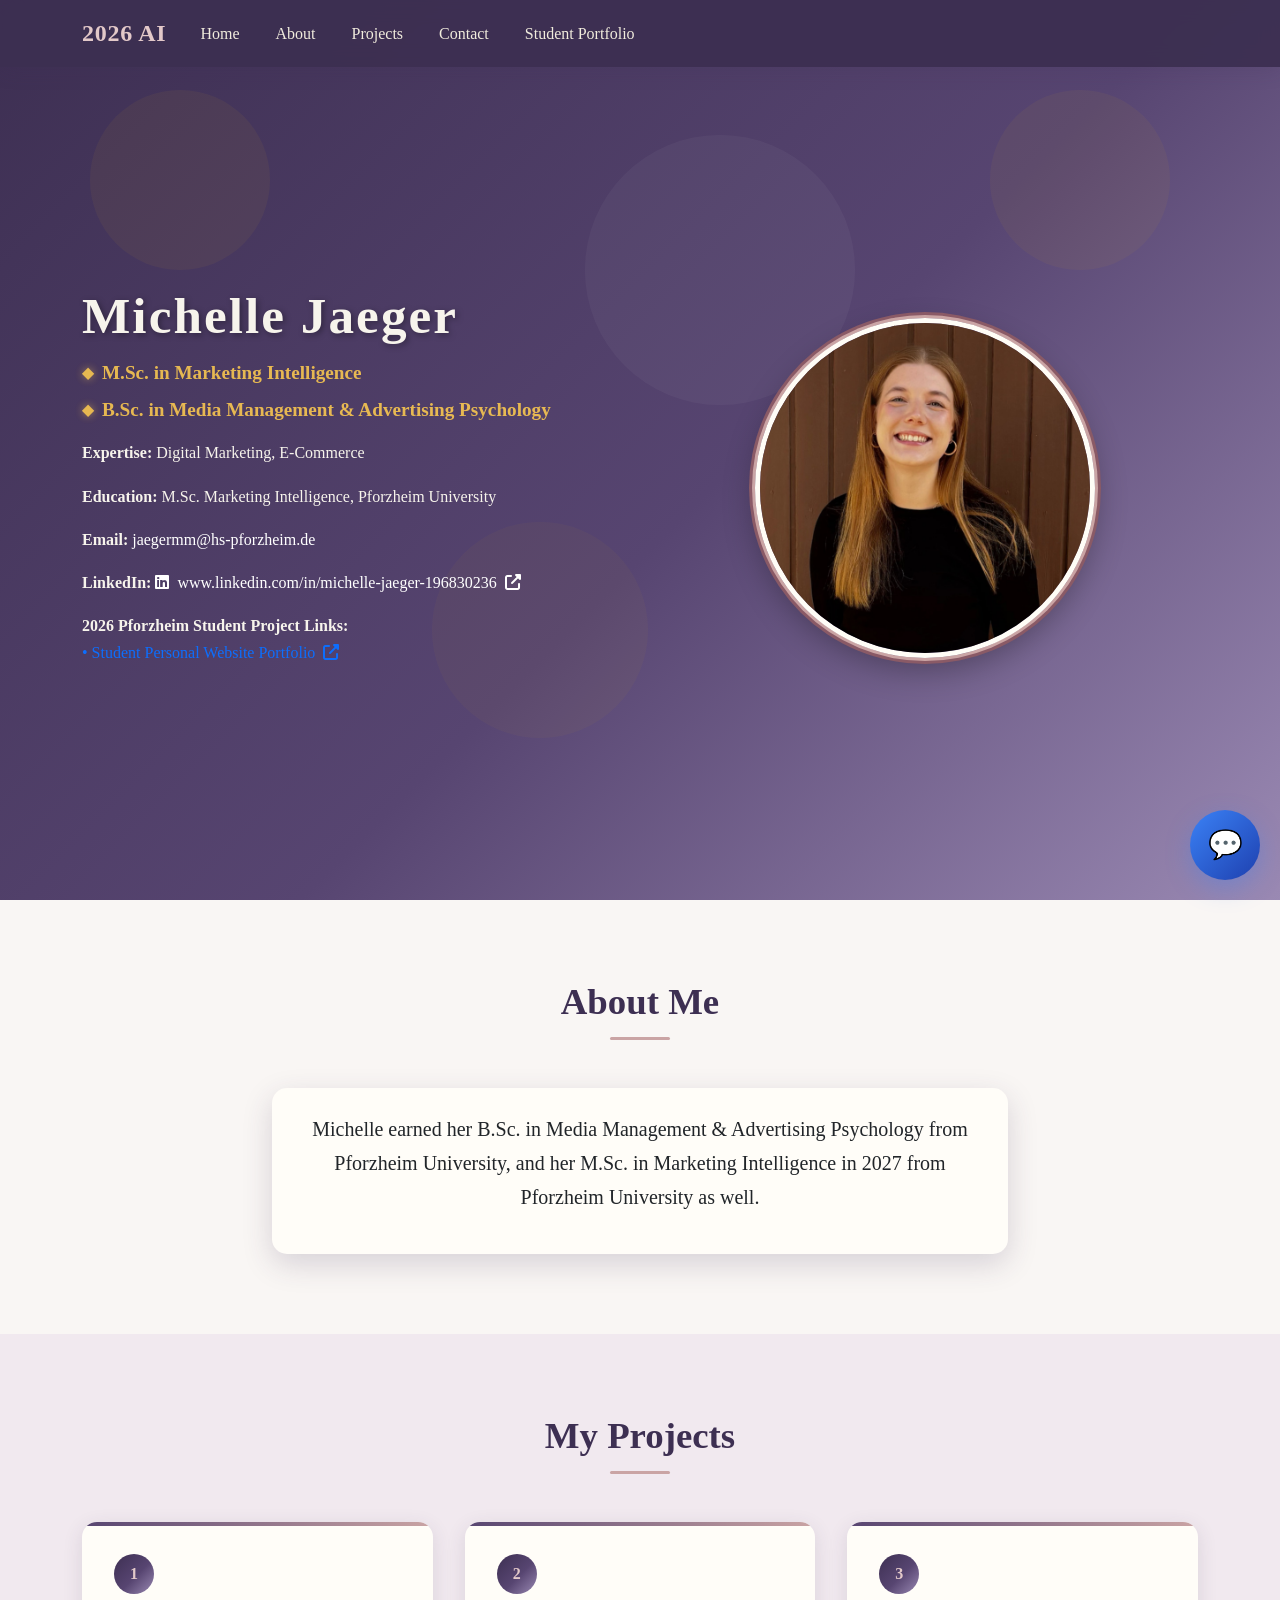
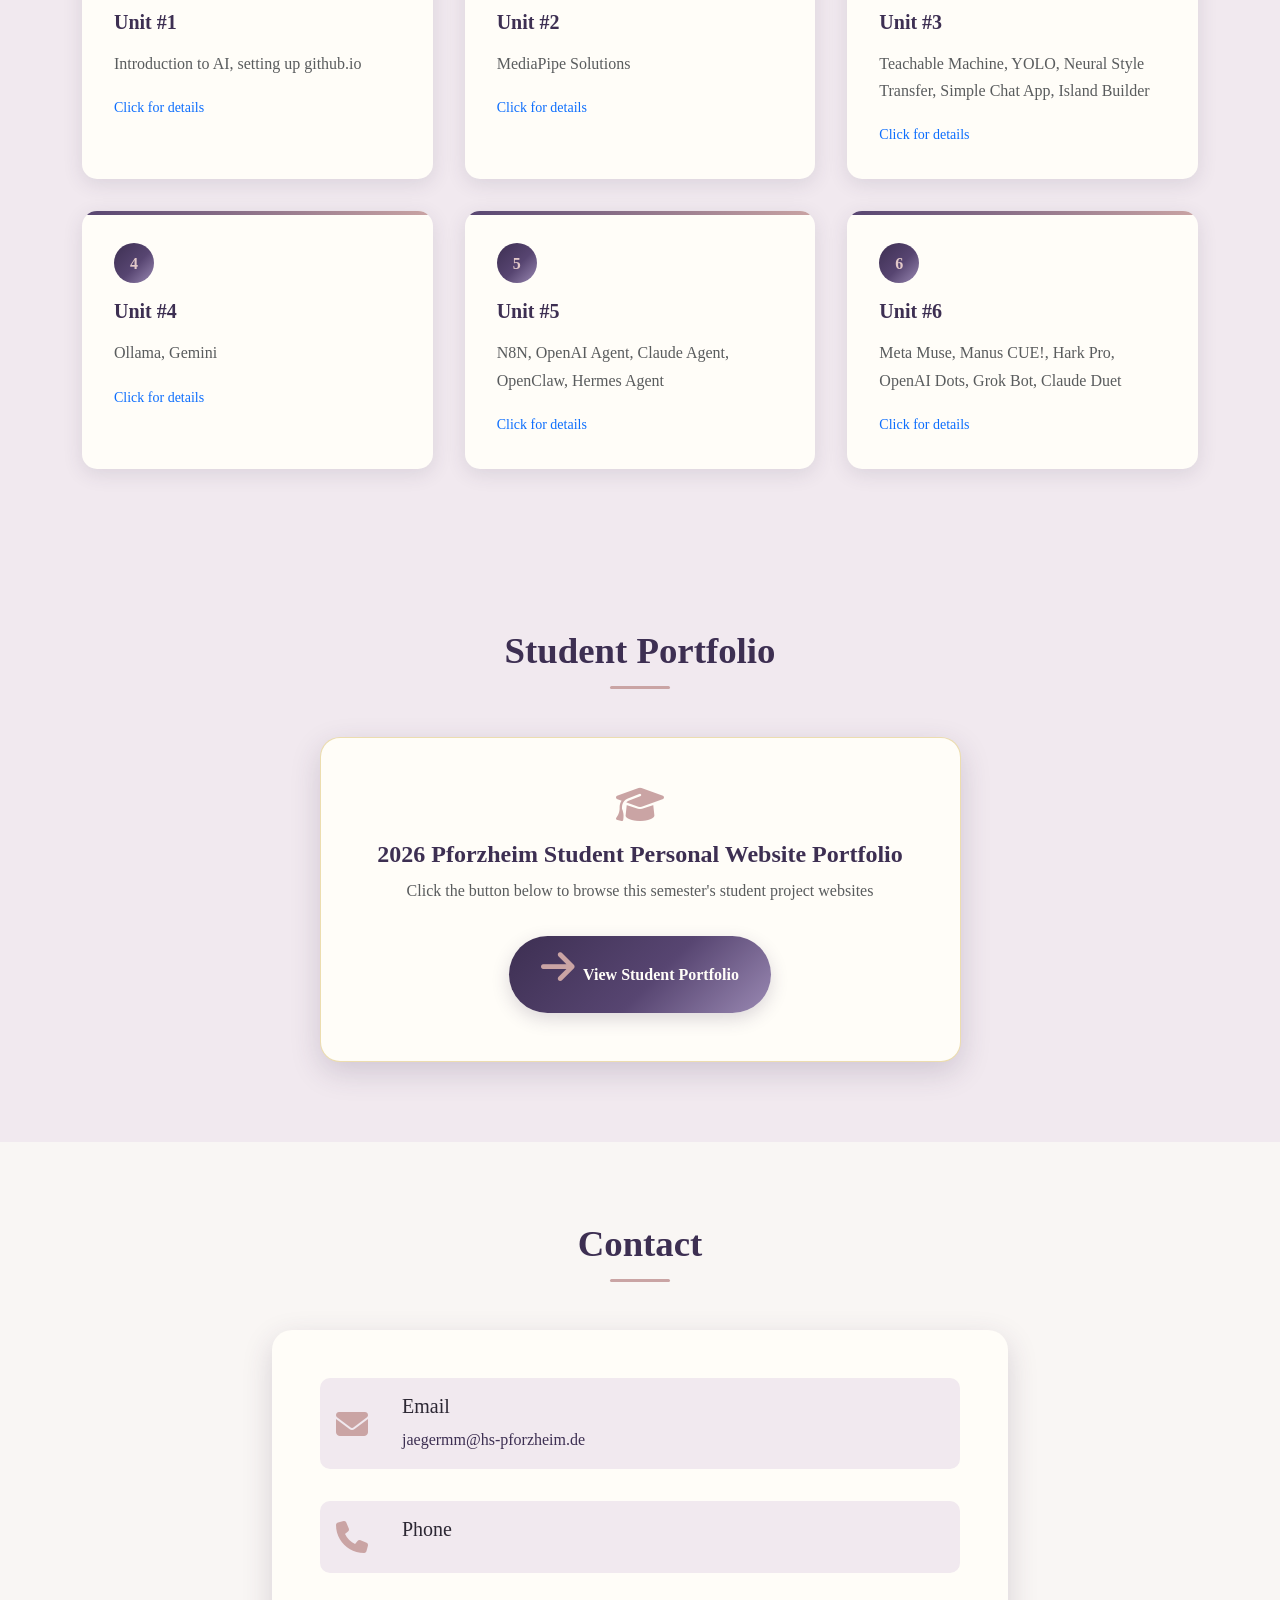
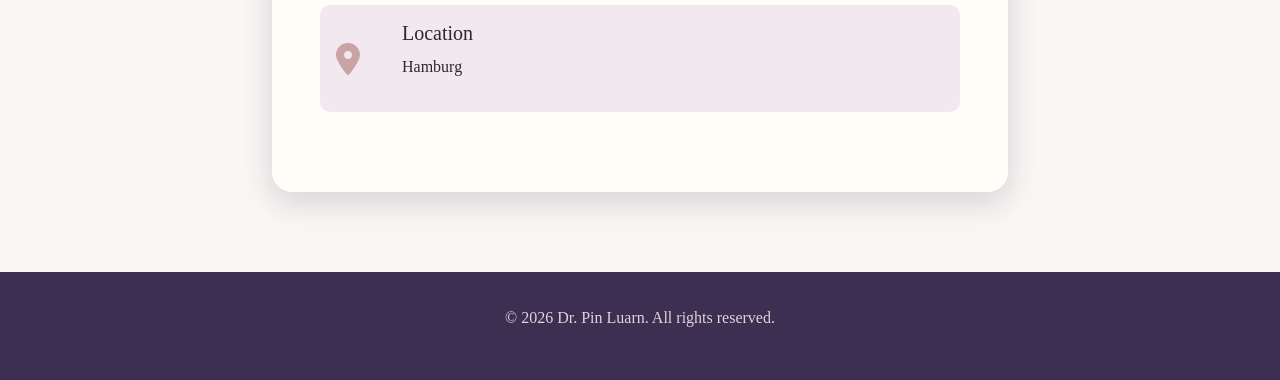
<file: index.html>
<!DOCTYPE html>
<html lang="en">
<head>
    <meta charset="UTF-8">
    <meta name="viewport" content="width=device-width, initial-scale=1.0">
    <title>Prof. Pin Luarn | 2026 AI Personal Site</title>
    <link href="https://cdnjs.cloudflare.com/ajax/libs/bootstrap/5.3.0/css/bootstrap.min.css" rel="stylesheet">
    <link href="https://cdnjs.cloudflare.com/ajax/libs/font-awesome/6.4.0/css/all.min.css" rel="stylesheet">
    <link rel="stylesheet" href="style.css">
    <link rel="icon" type="image/x-icon" href="favicon.ico">
    <!-- chatbot temporarily disabled; uncomment to enable and confirm the filename is chatbot.js -->
    <script src="chatbot.js"></script>
</head>
<body>
    <!-- Navigation -->
    <nav class="navbar navbar-expand-lg fixed-top">
        <div class="container">
            <a class="navbar-brand" href="#home">2026 AI</a>

            <button class="navbar-toggler" type="button" data-bs-toggle="collapse" data-bs-target="#navbarNav">
                <span class="navbar-toggler-icon"></span>
            </button>

            <div class="collapse navbar-collapse" id="navbarNav">
                <ul class="navbar-nav me-auto">
                    <li class="nav-item">
                        <a class="nav-link" href="#home">Home</a>
                    </li>
                    <li class="nav-item">
                        <a class="nav-link" href="#about">About</a>
                    </li>
                    <li class="nav-item">
                        <a class="nav-link" href="#projects">Projects</a>
                    </li>
                    <li class="nav-item">
                        <a class="nav-link" href="#contact">Contact</a>
                    </li>
                    <li class="nav-item">
                        <a class="nav-link" href="https://drluarn.github.io/student.html" target="_blank" rel="noopener">Student Portfolio</a>
                    </li>
                </ul>
            </div>
        </div>
    </nav>

    <!-- Hero Section -->
    <section id="home" class="hero">
        <div class="container">
            <div class="row align-items-center">
                <div class="col-lg-6 hero-content fade-in">
                    <h1 id="name"></h1>
                    <div class="titles-container">
                        <p class="subtitle title-line" id="title1"></p>
                        <p class="subtitle title-line" id="title2"></p>
                    </div>
                    <div class="mb-3">
                        <strong>Expertise:</strong>
                        <span id="expertise"></span>
                    </div>
                    <div class="mb-3">
                        <strong>Education:</strong>
                        <span id="education"></span>
                    </div>
                    <div class="mb-3">
                        <strong>Email:</strong>
                        <a href="" class="text-white" id="email"></a>
                    </div>
                    <div class="mb-3">
                        <strong>LinkedIn:</strong>
                        <a href="" target="_blank" class="text-white" id="linkedin">
                            <i class="fab fa-linkedin me-1"></i>
                            <span id="linkedin-text"></span>
                            <i class="fas fa-external-link-alt ms-1"></i>
                        </a>
                    </div>
                    <div class="mb-4 student-links">
                        <strong>2026 Pforzheim Student Project Links:</strong>
                        <div class="student-link-item">
                            <a href="https://drluarn.github.io/student.html" target="_blank" rel="noopener">
                                <span>• Student Personal Website Portfolio</span>
                                <i class="fas fa-external-link-alt ms-1"></i>
                            </a>
                        </div>
                    </div>
                </div>
                <div class="col-lg-6 text-center fade-in">
                    <img src="mypic.jpg" alt="profile photo" class="profile-img">
                </div>
            </div>
        </div>
    </section>

    <!-- About Section -->
    <section id="about" class="section">
        <div class="container">
            <h2 class="section-title">About Me</h2>
            <div class="row justify-content-center">
                <div class="col-lg-8">
                    <div class="card fade-in">
                        <div class="card-body p-4">
                            <p class="lead text-center" id="about-text">
                            </p>
                        </div>
                    </div>
                </div>
            </div>
        </div>
    </section>

    <!-- Projects Section -->
    <section id="projects" class="section bg-light">
        <div class="container">
            <h2 class="section-title">My Projects</h2>

            <!-- Projects are rendered dynamically by JS -->
            <div class="project-grid fade-in" id="projects-grid"></div>
        </div>
    </section>

    <!-- Student Portfolio Section -->
    <section id="portfolio" class="section bg-light">
        <div class="container">
            <h2 class="section-title">Student Portfolio</h2>
            <div class="row justify-content-center">
                <div class="col-lg-7">
                    <div class="portfolio-cta fade-in">
                        <i class="fas fa-graduation-cap"></i>
                        <h4 style="color: var(--navy-deep); font-weight: 700;">2026 Pforzheim Student Personal Website Portfolio</h4>
                        <p class="text-muted mt-2">Click the button below to browse this semester's student project websites</p>
                        <a href="https://drluarn.github.io/student.html" class="btn-elegant" target="_blank" rel="noopener">
                            <i class="fas fa-arrow-right"></i> <span>View Student Portfolio</span>
                        </a>
                    </div>
                </div>
            </div>
        </div>
    </section>

    <!-- Contact Section -->
    <section id="contact" class="section">
        <div class="container">
            <h2 class="section-title">Contact</h2>
            <div class="row justify-content-center">
                <div class="col-lg-8">
                    <div class="contact-info fade-in">
                        <div class="contact-item">
                            <i class="fas fa-envelope"></i>
                            <div>
                                <h5>Email</h5>
                                <a id="contact-email1" href=""></a>
                            </div>
                        </div>
                        <div class="contact-item">
                            <i class="fas fa-phone"></i>
                            <div>
                                <h5>Phone</h5>
                                <p id="contact-phone"></p>
                            </div>
                        </div>
                        <div class="contact-item">
                            <i class="fas fa-map-marker-alt"></i>
                            <div>
                                <h5>Location</h5>
                                <p id="contact-location"></p>
                            </div>
                        </div>
                    </div>
                </div>
            </div>
        </div>
    </section>

    <!-- Footer -->
    <footer class="footer">
        <div class="container">
            <p>&copy; 2026 Dr. Pin Luarn. All rights reserved.</p>
        </div>
    </footer>

    <!-- Bootstrap JS -->
    <script src="https://cdnjs.cloudflare.com/ajax/libs/bootstrap/5.3.0/js/bootstrap.bundle.min.js"></script>

    <script>
        const totalUnits = 6;

        // Fallback project descriptions (used if projects.txt cannot be fetched, e.g. opened via file://)
        const defaultProjects = [
            {id: 1, description: 'Introduction to AI, setting up github.io'},
            {id: 2, description: 'MediaPipe Solutions'},
            {id: 3, description: 'Teachable Machine, YOLO, Neural Style Transfer, Simple Chat App, Island Builder'},
            {id: 4, description: 'Ollama, Gemini'},
            {id: 5, description: 'N8N, OpenAI Agent, Claude Agent, OpenClaw, Hermes Agent'},
            {id: 6, description: 'Meta Muse, Manus CUE!, Hark Pro, OpenAI Dots, Grok Bot, Claude Duet'}
        ];

        let projects = defaultProjects;

        // Always read projects.txt from the instructor's own site so every student
        // fork (even hosted on a different github.io domain) shows the same, current
        // unit list rather than whatever projects.txt happens to ship in their repo.
        const PROJECTS_TXT_URL = 'https://drluarn.github.io/projects.txt';

        async function loadProjectsTxt() {
            try {
                const res = await fetch(PROJECTS_TXT_URL, { cache: 'no-store' });
                if (!res.ok) throw new Error('projects.txt not found');
                const text = await res.text();
                const parsed = parseProfileTxt(text);
                const loaded = [];
                for (let i = 1; i <= totalUnits; i++) {
                    const description = parsed[`unit${i}`];
                    if (description) loaded.push({id: i, description});
                }
                // Only use the loaded list if every unit was found; otherwise keep defaults
                projects = (loaded.length === totalUnits) ? loaded : defaultProjects;
            } catch (err) {
                console.warn('Could not load projects.txt, using built-in defaults.', err);
                projects = defaultProjects;
            }
        }

        // Fallback profile (used if profile.txt cannot be fetched, e.g. opened via file://)
        const defaultProfile = {
            name: 'Prof. Pin Luarn',
            title1: 'Top 2% Scientist Worldwide (2020-2026)',
            title2: '2024 National Teaching Award Laureate',
            expertise: 'Internet Marketing, AI Applications, Agentic AI',
            education: 'Ph.D. in Industrial Engineering, University of Wisconsin-Madison, USA',
            email: 'luarn@mail.ntust.edu.tw',
            linkedin: 'https://pse.is/8nn88y',
            about1: 'Prof. Luarn earned his B.S. in Industrial Engineering from Tunghai University,',
            about2: 'and his M.S. and Ph.D. in Industrial Engineering from the University of Wisconsin-Madison.',
            about3: "Named among the world's top 2% scientists by Stanford University & Elsevier for seven consecutive years (2020-2026).",
            about4: 'Recipient of the 2024 Presidential National Teaching Award, Taiwan',
            phone: '+886-2-2737-6754',
            location: 'T2-409, National Taiwan University of Science and Technology, No. 43, Sec. 4, Keelung Rd., Taipei, Taiwan'
        };

        let profileData = defaultProfile;

        // Parse a simple "key=value" text file, ignoring blank lines and comments
        function parseProfileTxt(text) {
            const data = {};
            text.split(/\r?\n/).forEach(line => {
                const trimmed = line.trim();
                if (!trimmed || trimmed.startsWith('#')) return;
                const idx = trimmed.indexOf('=');
                if (idx === -1) return;
                const key = trimmed.slice(0, idx).trim();
                const value = trimmed.slice(idx + 1).trim();
                data[key] = value;
            });
            return data;
        }

        async function loadProfileTxt() {
            try {
                const res = await fetch('profile.txt', { cache: 'no-store' });
                if (!res.ok) throw new Error('profile.txt not found');
                const text = await res.text();
                const parsed = parseProfileTxt(text);
                // Merge over defaults so missing keys still fall back gracefully
                profileData = Object.assign({}, defaultProfile, parsed);
            } catch (err) {
                console.warn('Could not load profile.txt, using built-in defaults.', err);
                profileData = defaultProfile;
            }
        }

        // Initialize page
        document.addEventListener('DOMContentLoaded', async function() {
            await Promise.all([loadProfileTxt(), loadProjectsTxt()]);
            applyProfileData();
            renderProjects();
            initScrollAnimations();
            initSmoothScrolling();
        });

        // Fill in profile fields (name, titles, about text, contact info)
        function applyProfileData() {
            const p = profileData;
            document.getElementById('name').textContent = p.name;
            document.getElementById('title1').textContent = p.title1;
            document.getElementById('title2').textContent = p.title2;
            document.getElementById('expertise').textContent = p.expertise;
            document.getElementById('education').textContent = p.education;

            document.getElementById('email').textContent = p.email;
            document.getElementById('email').href = `mailto:${p.email}`;
            document.getElementById('linkedin').href = p.linkedin;
            document.getElementById('linkedin-text').textContent = p.linkedin;

            const aboutParts = [p.about1, p.about2, p.about3, p.about4]
                .filter(text => text && text.trim());
            document.getElementById('about-text').innerHTML = aboutParts.join(' ');

            document.getElementById('contact-email1').textContent = p.email;
            document.getElementById('contact-email1').href = `mailto:${p.email}`;
            document.getElementById('contact-phone').textContent = p.phone;
            document.getElementById('contact-location').textContent = p.location;
        }

        // Render the project grid
        function renderProjects() {
            const grid = document.getElementById('projects-grid');

            grid.innerHTML = projects.map(project => {
                return `
                    <div class="project-card" onclick="openProject(${project.id})">
                        <div class="project-number">${project.id}</div>
                        <h5>Unit #${project.id}</h5>
                        <p class="text-muted">${project.description}</p>
                        <small class="text-primary">Click for details</small>
                    </div>
                `;
            }).join('');
        }

        // Open project details
        function openProject(id) {
            window.open(`unit.html?unit=${id}`, '_blank');
        }

        // Scroll-triggered fade-in animations
        function initScrollAnimations() {
            const observerOptions = {
                threshold: 0.1,
                rootMargin: '0px 0px -50px 0px'
            };

            const observer = new IntersectionObserver((entries) => {
                entries.forEach(entry => {
                    if (entry.isIntersecting) {
                        entry.target.classList.add('visible');
                    }
                });
            }, observerOptions);

            document.querySelectorAll('.fade-in').forEach(el => {
                observer.observe(el);
            });
        }

        // Smooth scrolling for in-page navigation links
        function initSmoothScrolling() {
            document.querySelectorAll('a[href^="#"]').forEach(anchor => {
                anchor.addEventListener('click', function (e) {
                    e.preventDefault();
                    const target = document.querySelector(this.getAttribute('href'));
                    if (target) {
                        const headerOffset = 70;
                        const elementPosition = target.getBoundingClientRect().top;
                        const offsetPosition = elementPosition + window.pageYOffset - headerOffset;

                        window.scrollTo({
                            top: offsetPosition,
                            behavior: 'smooth'
                        });
                    }
                });
            });
        }

        // Navbar background on scroll
        window.addEventListener('scroll', function() {
            const navbar = document.querySelector('.navbar');
            if (window.scrollY > 50) {
                navbar.style.background = 'rgba(255,255,255,0.98)';
            } else {
                navbar.style.background = 'rgba(255,255,255,0.95)';
            }
        });
    </script>
</body>
</html>
</file>
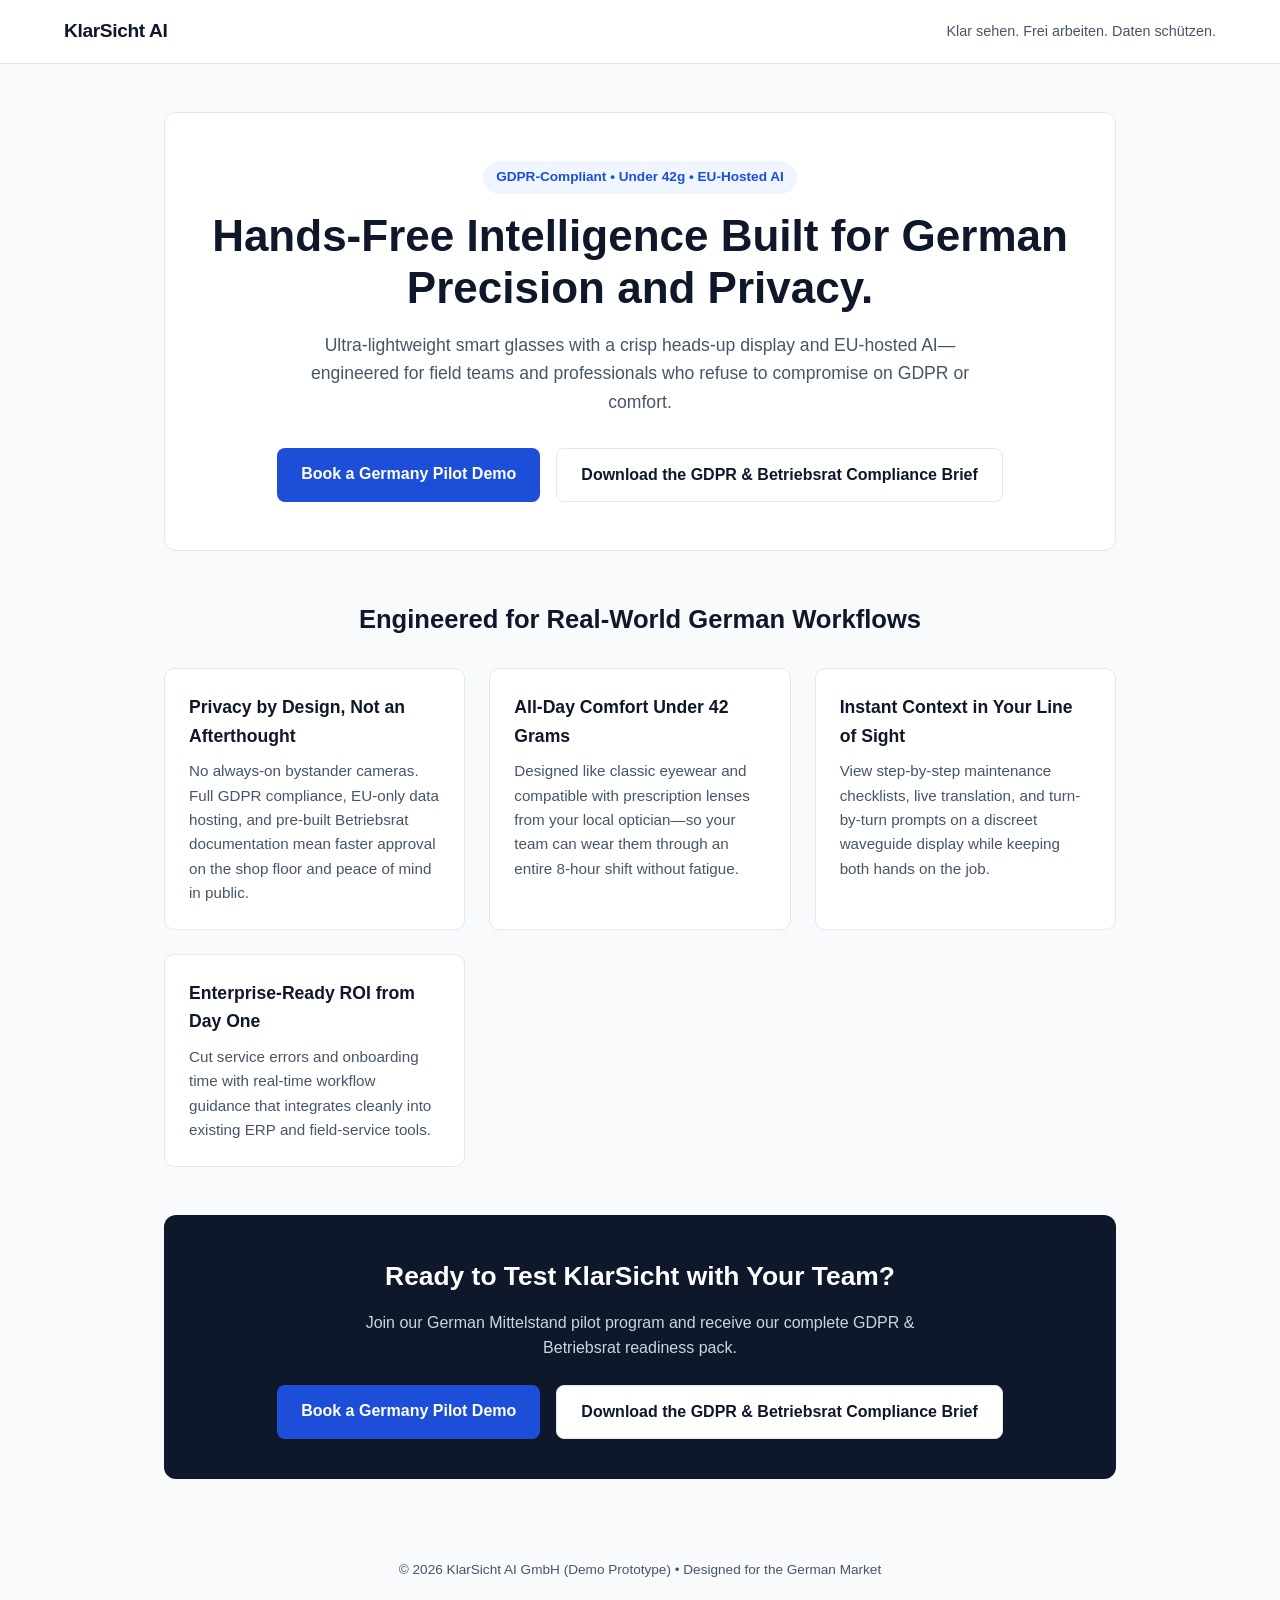
<file: smart-glasses-de/04-prototype/index.html>
<!DOCTYPE html>
<html lang="en">
<head>
  <meta charset="UTF-8" />
  <meta name="viewport" content="width=device-width, initial-scale=1.0" />
  <title>KlarSicht Smart Glasses — German Precision &amp; Privacy</title>
  <style>
    :root {
      --bg: #f8fafc;
      --surface: #ffffff;
      --text: #0f172a;
      --muted: #475569;
      --primary: #1d4ed8;
      --primary-dark: #1e40af;
      --border: #e2e8f0;
    }
    * { box-sizing: border-box; margin: 0; padding: 0; }
    body {
      font-family: -apple-system, BlinkMacSystemFont, "Segoe UI", Roboto, sans-serif;
      background: var(--bg);
      color: var(--text);
      line-height: 1.6;
    }
    header {
      background: var(--surface);
      border-bottom: 1px solid var(--border);
      padding: 1rem 5%;
      display: flex;
      justify-content: space-between;
      align-items: center;
      flex-wrap: wrap;
      gap: 0.75rem;
    }
    .brand { font-weight: 700; font-size: 1.2rem; letter-spacing: -0.02em; }
    .tagline { font-size: 0.9rem; color: var(--muted); }
    main { max-width: 1080px; margin: 0 auto; padding: 3rem 5%; }
    .hero {
      text-align: center;
      padding: 3rem 1.5rem;
      background: var(--surface);
      border: 1px solid var(--border);
      border-radius: 12px;
      margin-bottom: 3rem;
    }
    .slogan-pill {
      display: inline-block;
      background: #eff6ff;
      color: var(--primary);
      font-weight: 600;
      font-size: 0.85rem;
      padding: 0.35rem 0.85rem;
      border-radius: 999px;
      margin-bottom: 1rem;
    }
    .hero h1 {
      font-size: clamp(1.85rem, 4vw, 2.75rem);
      line-height: 1.2;
      margin-bottom: 1rem;
    }
    .hero p {
      max-width: 680px;
      margin: 0 auto 2rem;
      color: var(--muted);
      font-size: 1.1rem;
    }
    .cta-group {
      display: flex;
      justify-content: center;
      gap: 1rem;
      flex-wrap: wrap;
    }
    .btn-primary {
      background: var(--primary);
      color: #ffffff;
      text-decoration: none;
      padding: 0.85rem 1.5rem;
      border-radius: 8px;
      font-weight: 600;
    }
    .btn-primary:hover { background: var(--primary-dark); }
    .btn-secondary {
      background: var(--surface);
      color: var(--text);
      border: 1px solid var(--border);
      text-decoration: none;
      padding: 0.85rem 1.5rem;
      border-radius: 8px;
      font-weight: 600;
    }
    .features-title {
      text-align: center;
      font-size: 1.6rem;
      margin-bottom: 1.75rem;
    }
    .grid {
      display: grid;
      grid-template-columns: repeat(auto-fit, minmax(240px, 1fr));
      gap: 1.5rem;
      margin-bottom: 3rem;
    }
    .card {
      background: var(--surface);
      border: 1px solid var(--border);
      border-radius: 10px;
      padding: 1.5rem;
    }
    .card h3 { font-size: 1.1rem; margin-bottom: 0.6rem; }
    .card p { color: var(--muted); font-size: 0.95rem; }
    .cta-banner {
      background: #0f172a;
      color: #ffffff;
      border-radius: 12px;
      padding: 2.5rem 1.5rem;
      text-align: center;
    }
    .cta-banner h2 { font-size: 1.65rem; margin-bottom: 0.75rem; }
    .cta-banner p { color: #cbd5e1; max-width: 600px; margin: 0 auto 1.5rem; }
    footer {
      text-align: center;
      padding: 2rem 5%;
      color: var(--muted);
      font-size: 0.85rem;
    }
  </style>
</head>
<body>
  <header>
    <div class="brand">KlarSicht AI</div>
    <div class="tagline">Klar sehen. Frei arbeiten. Daten schützen.</div>
  </header>

  <main>
    <section class="hero" aria-labelledby="hero-heading">
      <span class="slogan-pill">GDPR-Compliant • Under 42g • EU-Hosted AI</span>
      <h1 id="hero-heading">Hands-Free Intelligence Built for German Precision and Privacy.</h1>
      <p>Ultra-lightweight smart glasses with a crisp heads-up display and EU-hosted AI—engineered for field teams and professionals who refuse to compromise on GDPR or comfort.</p>
      <div class="cta-group">
        <a href="#pilot-signup" class="btn-primary">Book a Germany Pilot Demo</a>
        <a href="#compliance" class="btn-secondary">Download the GDPR &amp; Betriebsrat Compliance Brief</a>
      </div>
    </section>

    <section aria-labelledby="features-heading">
      <h2 id="features-heading" class="features-title">Engineered for Real-World German Workflows</h2>
      <div class="grid">
        <article class="card">
          <h3>Privacy by Design, Not an Afterthought</h3>
          <p>No always-on bystander cameras. Full GDPR compliance, EU-only data hosting, and pre-built Betriebsrat documentation mean faster approval on the shop floor and peace of mind in public.</p>
        </article>
        <article class="card">
          <h3>All-Day Comfort Under 42 Grams</h3>
          <p>Designed like classic eyewear and compatible with prescription lenses from your local optician—so your team can wear them through an entire 8-hour shift without fatigue.</p>
        </article>
        <article class="card">
          <h3>Instant Context in Your Line of Sight</h3>
          <p>View step-by-step maintenance checklists, live translation, and turn-by-turn prompts on a discreet waveguide display while keeping both hands on the job.</p>
        </article>
        <article class="card">
          <h3>Enterprise-Ready ROI from Day One</h3>
          <p>Cut service errors and onboarding time with real-time workflow guidance that integrates cleanly into existing ERP and field-service tools.</p>
        </article>
      </div>
    </section>

    <section id="pilot-signup" class="cta-banner" aria-labelledby="cta-heading">
      <h2 id="cta-heading">Ready to Test KlarSicht with Your Team?</h2>
      <p>Join our German Mittelstand pilot program and receive our complete GDPR &amp; Betriebsrat readiness pack.</p>
      <div class="cta-group" id="compliance">
        <a href="mailto:pilot@klarsicht-ai.example.de?subject=Germany%20Pilot%20Demo" class="btn-primary">Book a Germany Pilot Demo</a>
        <a href="mailto:compliance@klarsicht-ai.example.de?subject=GDPR%20Compliance%20Brief" class="btn-secondary">Download the GDPR &amp; Betriebsrat Compliance Brief</a>
      </div>
    </section>
  </main>

  <footer>
    &copy; 2026 KlarSicht AI GmbH (Demo Prototype) &bull; Designed for the German Market
  </footer>
</body>
</html>
</file>
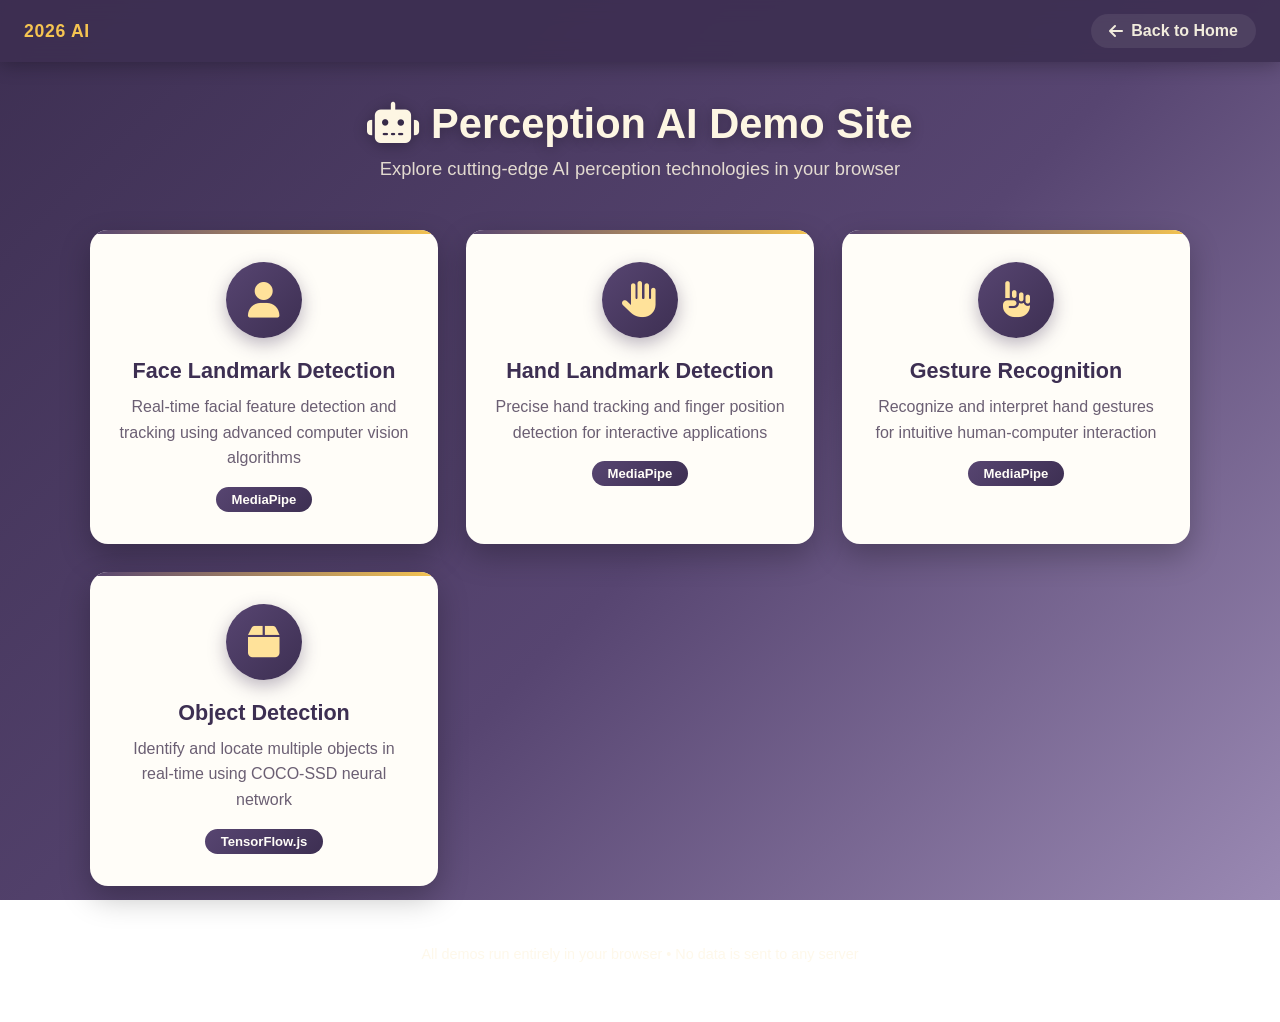
<file: perception_demo.html>
<!DOCTYPE html>
<html lang="en">
<head>
    <meta charset="UTF-8">
    <meta name="viewport" content="width=device-width, initial-scale=1.0">
    <title>Perception AI Demo Site</title>
    <link href="https://cdnjs.cloudflare.com/ajax/libs/font-awesome/6.4.0/css/all.min.css" rel="stylesheet">
    <link rel="icon" type="image/x-icon" href="favicon.ico">
    <style>
        :root {
            --navy-deep:  #3d2f52;
            --navy-mid:   #574571;
            --navy-soft:  #9a89b3;
            --gold:       #f5c451;
            --gold-light: #ffe29a;
            --cream:      #fdf6e3;
        }
        * {
            margin: 0;
            padding: 0;
            box-sizing: border-box;
        }

        body {
            font-family: 'Segoe UI', Tahoma, Geneva, Verdana, sans-serif;
            background: linear-gradient(135deg, var(--navy-deep) 0%, var(--navy-mid) 55%, var(--navy-soft) 100%);
            background-attachment: fixed;
            min-height: 100vh;
            display: flex;
            flex-direction: column;
            align-items: center;
            padding: 100px 20px 60px;
        }

        .topbar {
            position: fixed; top: 0; left: 0; right: 0; z-index: 100;
            display: flex; align-items: center; justify-content: space-between;
            padding: 14px 24px;
            background: rgba(61,47,82,0.92);
            backdrop-filter: blur(10px);
            box-shadow: 0 2px 20px rgba(0,0,0,0.3);
        }
        .topbar .brand { color: var(--gold); font-weight: 700; letter-spacing: 0.04em; font-size: 1.1rem; text-decoration: none; }
        .topbar .back-link {
            color: #f1ecdd; text-decoration: none; font-weight: 600;
            display: inline-flex; align-items: center; gap: 8px;
            background: rgba(255,255,255,0.08); padding: 8px 18px; border-radius: 30px;
            transition: all 0.25s ease;
        }
        .topbar .back-link:hover { background: var(--gold); color: var(--navy-deep); }

        .header {
            text-align: center;
            margin-bottom: 50px;
        }

        .header h1 {
            color: var(--cream);
            font-size: 2.6em;
            font-weight: 700;
            margin-bottom: 10px;
            text-shadow: 0 2px 14px rgba(0,0,0,0.3);
        }

        .header p {
            color: rgba(253,246,227,0.85);
            font-size: 1.15em;
            font-weight: 400;
        }

        .demo-grid {
            display: grid;
            grid-template-columns: repeat(auto-fit, minmax(280px, 1fr));
            gap: 28px;
            max-width: 1100px;
            width: 100%;
        }

        .demo-card {
            background: #fffdf8;
            border-radius: 18px;
            padding: 32px 28px;
            box-shadow: 0 12px 30px rgba(0,0,0,0.25);
            transition: all 0.3s ease;
            cursor: pointer;
            text-decoration: none;
            color: inherit;
            display: flex;
            flex-direction: column;
            align-items: center;
            position: relative;
            overflow: hidden;
        }

        .demo-card::before {
            content: '';
            position: absolute;
            top: 0; left: 0; right: 0;
            height: 4px;
            background: linear-gradient(90deg, var(--navy-mid), var(--gold));
        }

        .demo-card:hover {
            transform: translateY(-10px);
            box-shadow: 0 18px 40px rgba(0,0,0,0.3);
        }

        .icon-container {
            width: 76px;
            height: 76px;
            background: linear-gradient(135deg, var(--navy-mid) 0%, var(--navy-deep) 100%);
            border-radius: 50%;
            display: flex;
            align-items: center;
            justify-content: center;
            margin-bottom: 20px;
            transition: all 0.3s ease;
            box-shadow: 0 6px 18px rgba(61,47,82,0.35);
        }

        .demo-card:hover .icon-container {
            transform: scale(1.1) rotate(5deg);
        }

        .icon {
            font-size: 36px;
            color: var(--gold-light);
        }

        .demo-card h2 {
            font-size: 1.35em;
            color: var(--navy-deep);
            margin-bottom: 10px;
            text-align: center;
        }

        .demo-card p {
            color: #6b5f73;
            text-align: center;
            line-height: 1.6;
        }

        .demo-tag {
            display: inline-block;
            background: linear-gradient(135deg, var(--navy-mid) 0%, var(--navy-deep) 100%);
            color: #fffdf8;
            padding: 5px 16px;
            border-radius: 20px;
            font-size: 0.82em;
            font-weight: 600;
            margin-top: 16px;
        }

        .footer {
            margin-top: 60px;
            color: rgba(253,246,227,0.75);
            text-align: center;
            font-size: 0.9em;
        }

        @media (max-width: 768px) {
            .header h1 { font-size: 2em; }
            .header p { font-size: 1em; }
            .demo-grid { grid-template-columns: 1fr; }
        }
    </style>
</head>
<body>
    <div class="topbar">
        <a class="brand" href="index.html">2026 AI</a>
        <a class="back-link" href="index.html"><i class="fas fa-arrow-left"></i> Back to Home</a>
    </div>

    <div class="header">
        <h1><i class="fas fa-robot"></i> Perception AI Demo Site</h1>
        <p>Explore cutting-edge AI perception technologies in your browser</p>
    </div>

    <div class="demo-grid">
        <a href="mp/face.html" class="demo-card">
            <div class="icon-container">
                <i class="fas fa-user icon"></i>
            </div>
            <h2>Face Landmark Detection</h2>
            <p>Real-time facial feature detection and tracking using advanced computer vision algorithms</p>
            <span class="demo-tag">MediaPipe</span>
        </a>

        <a href="mp/hand.html" class="demo-card">
            <div class="icon-container">
                <i class="fas fa-hand-paper icon"></i>
            </div>
            <h2>Hand Landmark Detection</h2>
            <p>Precise hand tracking and finger position detection for interactive applications</p>
            <span class="demo-tag">MediaPipe</span>
        </a>

        <a href="mp/gesture.html" class="demo-card">
            <div class="icon-container">
                <i class="fas fa-hand-point-up icon"></i>
            </div>
            <h2>Gesture Recognition</h2>
            <p>Recognize and interpret hand gestures for intuitive human-computer interaction</p>
            <span class="demo-tag">MediaPipe</span>
        </a>

        <a href="mp/object.html" class="demo-card">
            <div class="icon-container">
                <i class="fas fa-box icon"></i>
            </div>
            <h2>Object Detection</h2>
            <p>Identify and locate multiple objects in real-time using COCO-SSD neural network</p>
            <span class="demo-tag">TensorFlow.js</span>
        </a>
    </div>

    <div class="footer">
        <p>All demos run entirely in your browser &bull; No data is sent to any server</p>
    </div>
</body>
</html>
</file>
<file: style.css>
/* ============================================================
   2026 AI Personal Site - shared styles
   Theme: elegant navy x rose gold (academic tone)
   ============================================================ */
:root {
    --navy-deep:   #3d2f52;   /* primary: deep purple */
    --navy-mid:    #574571;   /* gradient mid-point */
    --navy-soft:   #9a89b3;   /* gradient end / secondary (soft purple) */
    --gold:        #caa4a4;   /* accent rose gold */
    --gold-light:  #e3c9c9;   /* soft rose gold (hover, borders) */
    --cream:       #f9f6f4;   /* warm off-white background */
    --cream-deep:  #f1e9ef;   /* card base / light background */
    --ink:         #2c2733;   /* primary text */
    --ink-soft:    #6b5f73;   /* secondary text */

    --gradient-navy: linear-gradient(135deg, var(--navy-deep) 0%, var(--navy-mid) 55%, var(--navy-soft) 100%);
    --shadow-navy: rgba(61, 47, 82, 0.18);
}

* {
    margin: 0;
    padding: 0;
    box-sizing: border-box;
}

body {
    font-family: 'Noto Serif TC', 'PingFang TC', 'Microsoft JhengHei', 'Segoe UI', serif;
    line-height: 1.7;
    color: var(--ink);
    background: var(--cream);
}

a { text-decoration: none; }

/* ---------------- Navigation ---------------- */
.navbar {
    background: rgba(61, 47, 82, 0.96) !important;
    backdrop-filter: blur(10px);
    box-shadow: 0 2px 20px var(--shadow-navy);
    transition: all 0.3s ease;
}

.navbar-brand {
    font-weight: 700;
    font-size: 1.5rem;
    color: var(--gold-light) !important;
    letter-spacing: 0.03em;
}

.navbar-nav .nav-link {
    color: #f1ecdd !important;
    font-weight: 500;
    margin: 0 10px;
    transition: all 0.3s ease;
}

.navbar-nav .nav-link:hover {
    color: var(--gold) !important;
    transform: translateY(-2px);
}

/* ---------------- Hero ---------------- */
.hero {
    background: var(--gradient-navy);
    min-height: 100vh;
    display: flex;
    align-items: center;
    color: #f7f4ec;
    position: relative;
    overflow: hidden;
    padding-top: 76px;
}

.hero::before {
    content: '';
    position: absolute;
    inset: 0;
    background: url("data:image/svg+xml,%3Csvg xmlns='http://www.w3.org/2000/svg' viewBox='0 0 1000 1000'%3E%3Ccircle cx='200' cy='200' r='100' fill='rgba(201,162,39,0.07)'/%3E%3Ccircle cx='800' cy='300' r='150' fill='rgba(255,255,255,0.04)'/%3E%3Ccircle cx='600' cy='700' r='120' fill='rgba(201,162,39,0.05)'/%3E%3C/svg%3E");
    animation: float 14s ease-in-out infinite;
    will-change: transform;
    transform: translate3d(0,0,0);
    pointer-events: none;
}
@keyframes float {
    0%, 100% { transform: translate3d(0, 0, 0) scale(1); }
    50%      { transform: translate3d(24px, -60px, 0) scale(1.03); }
}

.hero-content { position: relative; z-index: 2; }

.hero h1 {
    font-size: 3.2rem;
    font-weight: 700;
    margin-bottom: 0.6rem;
    letter-spacing: 0.04em;
    text-shadow: 2px 2px 6px rgba(0,0,0,0.35);
}

.hero .subtitle {
    font-size: 1.2rem;
    margin-bottom: 1.6rem;
    opacity: 0.92;
}

.titles-container { margin-bottom: 0.8rem; }

.title-line {
    position: relative;
    padding-left: 0;
    font-weight: 600;
    color: #f5c451 !important;
    margin-bottom: 0.3rem !important;
    display: flex;
    align-items: center;
}
.title-line:before {
    content: "◆";
    color: #f5c451;
    font-size: 0.8em;
    margin-right: 0.5rem;
    text-shadow: 0 0 8px rgba(245,196,81,0.6);
}
.title-line:last-child { margin-bottom: 0 !important; }

/* ---------------- Profile Image ---------------- */
.profile-img {
    width: clamp(250px, 33vw, 340px);
    height: clamp(250px, 33vw, 340px);
    border-radius: 50%;
    aspect-ratio: 1 / 1;
    object-fit: cover;
    border: 5px solid #fffdf6;
    box-shadow:
        0 0 0 3px var(--gold),
        0 0 0 6px #8a5a66,
        0 12px 32px rgba(0,0,0,0.30);
    transition: transform 0.35s ease, box-shadow 0.35s ease;
}
.profile-img:hover {
    transform: scale(1.05);
    box-shadow:
        0 0 0 3px var(--gold-light),
        0 0 0 6px var(--gold),
        0 18px 40px rgba(0,0,0,0.35);
}
.hero .profile-img { border-radius: 50% !important; }

/* ---------------- Sections ---------------- */
.section { padding: 80px 0; }

.section-title {
    text-align: center;
    font-size: 2.3rem;
    margin-bottom: 3rem;
    color: var(--navy-deep);
    font-weight: 700;
    position: relative;
}
.section-title::after {
    content: '';
    display: block;
    width: 60px;
    height: 3px;
    background: var(--gold);
    margin: 0.8rem auto 0;
    border-radius: 2px;
}

.bg-light { background: var(--cream-deep) !important; }

/* ---------------- Cards ---------------- */
.card {
    border: none;
    border-radius: 15px;
    box-shadow: 0 10px 30px var(--shadow-navy);
    transition: transform 0.3s ease, box-shadow 0.3s ease;
    background: #fffdf8;
}
.card:hover {
    transform: translateY(-8px);
    box-shadow: 0 20px 40px rgba(61, 47, 82, 0.25);
}

/* ---------------- Filter Buttons ---------------- */
.filter-buttons { text-align: center; margin-bottom: 3rem; }

.filter-btn {
    background: #fffdf8;
    color: var(--navy-mid);
    border: 2px solid var(--navy-mid);
    padding: 10px 25px;
    margin: 5px;
    border-radius: 25px;
    font-weight: 500;
    transition: all 0.3s ease;
}
.filter-btn:hover,
.filter-btn.active {
    background: var(--navy-mid);
    color: #fffdf8;
    transform: translateY(-2px);
    box-shadow: 0 5px 15px var(--shadow-navy);
}

/* ---------------- Project Grid ---------------- */
.project-grid {
    display: grid;
    grid-template-columns: repeat(auto-fit, minmax(300px, 1fr));
    gap: 2rem;
    margin-top: 2rem;
}

.project-card {
    background: #fffdf8;
    padding: 2rem;
    border-radius: 15px;
    box-shadow: 0 5px 20px rgba(61, 47, 82, 0.12);
    transition: all 0.3s ease;
    cursor: pointer;
    position: relative;
    overflow: hidden;
}
.project-card::before {
    content: '';
    position: absolute;
    top: 0; left: 0;
    width: 100%; height: 4px;
    background: linear-gradient(90deg, var(--navy-mid), var(--gold));
}
.project-card:hover {
    transform: translateY(-10px);
    box-shadow: 0 15px 35px rgba(61, 47, 82, 0.22);
}

.project-number {
    background: var(--gradient-navy);
    color: var(--gold-light);
    width: 40px; height: 40px;
    border-radius: 50%;
    display: flex; align-items: center; justify-content: center;
    font-weight: 700;
    margin-bottom: 1rem;
}

.project-card h5 { color: var(--navy-deep); margin-bottom: 1rem; font-weight: 700; }

/* ---------------- Student Portfolio CTA ---------------- */
.portfolio-cta {
    background: #fffdf8;
    border: 1px solid rgba(201,162,39,0.35);
    border-radius: 20px;
    box-shadow: 0 10px 30px var(--shadow-navy);
    padding: 3rem 2rem;
    text-align: center;
}
.portfolio-cta i { color: var(--gold); font-size: 2.4rem; margin-bottom: 1rem; }
.btn-elegant {
    display: inline-flex;
    align-items: center;
    gap: 0.5rem;
    background: var(--gradient-navy);
    color: #fffdf8 !important;
    padding: 0.7rem 2rem;
    border-radius: 50px;
    font-weight: 600;
    margin-top: 1rem;
    transition: all 0.3s ease;
    box-shadow: 0 6px 18px var(--shadow-navy);
}
.btn-elegant:hover {
    transform: translateY(-3px);
    box-shadow: 0 10px 24px rgba(20,38,64,0.3);
    color: var(--gold-light) !important;
}

/* ---------------- Contact ---------------- */
.contact-info {
    background: #fffdf8;
    padding: 3rem;
    border-radius: 20px;
    box-shadow: 0 10px 30px var(--shadow-navy);
}
.contact-item {
    display: flex;
    align-items: center;
    margin-bottom: 2rem;
    padding: 1rem;
    background: var(--cream-deep);
    border-radius: 10px;
    transition: transform 0.3s ease;
}
.contact-item:hover { transform: translateX(10px); }
.contact-item i { font-size: 2rem; color: var(--gold); margin-right: 1rem; width: 50px; }
.contact-item a { color: var(--navy-deep) !important; text-decoration: none; }
.contact-item a:hover { color: var(--gold) !important; }

/* ---------------- Footer ---------------- */
.footer {
    background: var(--navy-deep);
    color: #e3d2da;
    text-align: center;
    padding: 2rem 0;
}

/* ---------------- Generic page header (unit / homework) ---------------- */
.project-header {
    background: var(--gradient-navy);
    color: #f7f4ec;
    padding: 120px 0 40px;
    position: relative;
    overflow: hidden;
}
.project-header::before {
    content: '';
    position: absolute;
    inset: 0;
    background: url("data:image/svg+xml,%3Csvg xmlns='http://www.w3.org/2000/svg' viewBox='0 0 1000 1000'%3E%3Ccircle cx='200' cy='200' r='80' fill='rgba(201,162,39,0.07)'/%3E%3Ccircle cx='800' cy='150' r='120' fill='rgba(255,255,255,0.04)'/%3E%3Ccircle cx='500' cy='400' r='100' fill='rgba(201,162,39,0.05)'/%3E%3C/svg%3E");
    animation: float 15s ease-in-out infinite;
    pointer-events: none;
}
.project-title {
    color: #fffdf8 !important;
    font-weight: 700;
    font-size: 2.4rem;
    position: relative;
    z-index: 2;
    text-shadow: 2px 4px 8px rgba(0,0,0,0.3);
}
.project-subtitle {
    color: rgba(247,244,236,0.88) !important;
    font-size: 1.1rem;
    margin-top: 0.5rem;
    position: relative;
    z-index: 2;
}
.back-btn {
    position: relative;
    z-index: 3;
    background: rgba(255, 253, 248, 0.95);
    color: var(--navy-deep) !important;
    padding: 0.5rem 1.5rem;
    border-radius: 50px;
    text-decoration: none;
    display: inline-flex;
    align-items: center;
    gap: 0.5rem;
    font-weight: 600;
    border: 1px solid rgba(201,162,39,0.3);
    box-shadow: 0 4px 15px rgba(0,0,0,0.2);
    transition: all 0.3s ease;
}
.back-btn:hover {
    background: #fffdf8;
    color: var(--gold) !important;
    transform: translateY(-2px);
}
.breadcrumb-item a { color: #fffdf8; }
.breadcrumb-item a:hover { color: var(--gold); }
.breadcrumb-item.active { color: var(--gold-light); }

/* ---------------- Animations ---------------- */
.fade-in { opacity: 0; transform: translateY(30px); transition: all 0.8s ease; }
.fade-in.visible { opacity: 1; transform: translateY(0); }

/* ---------------- Responsive ---------------- */
@media (max-width: 768px) {
    .hero h1 { font-size: 2.3rem; }
    .profile-img { width: 190px; height: 190px; }
    .project-grid { grid-template-columns: 1fr; }
    .section-title { font-size: 1.9rem; }
    .filter-btn { padding: 8px 20px; font-size: 0.9rem; }
    .project-card { padding: 1.5rem; }
    .contact-info { padding: 2rem; }
    .project-title { font-size: 2rem; }
}

@media (max-width: 576px) {
    .hero h1 { font-size: 1.9rem; }
    .hero .subtitle { font-size: 1.05rem; }
    .section { padding: 60px 0; }
    .profile-img { width: 160px; height: 160px; }
    .project-card { padding: 1.2rem; }
    .contact-info { padding: 1.5rem; }
    .contact-item { flex-direction: column; text-align: center; }
    .contact-item i { margin-right: 0; margin-bottom: 0.5rem; }
}
</file>
